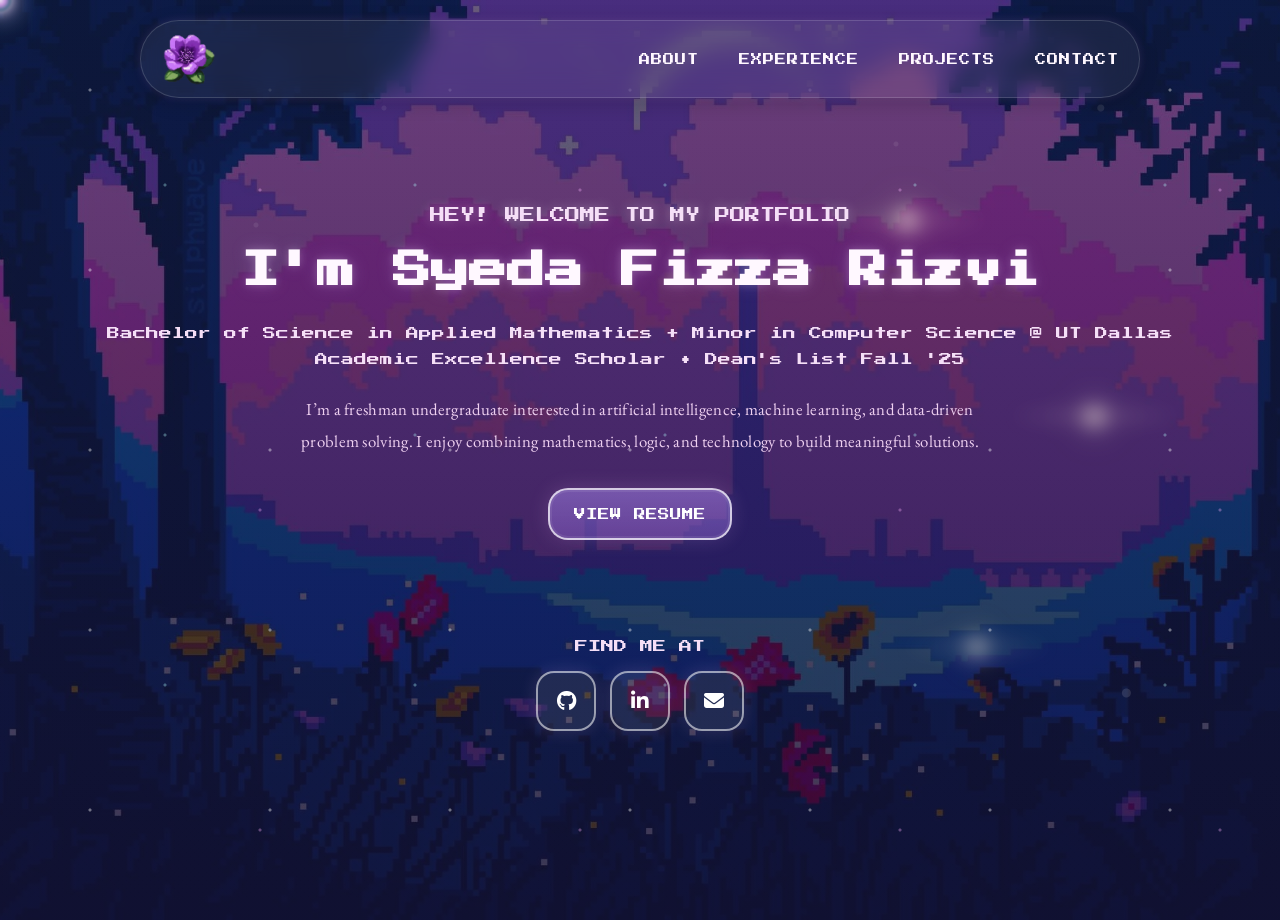
<file: index.html>
<!DOCTYPE html>
<html lang="en">
<head>
  <meta charset="UTF-8" />
  <meta name="viewport" content="width=device-width, initial-scale=1.0" />
  <title>Syeda Fizza Rizvi | Portfolio</title>
  <link rel="icon" type="image/png" href="favicon.png">
  <link rel="stylesheet" href="styles.css" />
  <link rel="preconnect" href="https://fonts.googleapis.com">
  <link rel="preconnect" href="https://fonts.gstatic.com" crossorigin>
  <link href="https://fonts.googleapis.com/css2?family=Inter:wght@400;500;600;700;800&family=Press+Start+2P&display=swap" rel="stylesheet">
  <link rel="stylesheet" href="https://cdnjs.cloudflare.com/ajax/libs/font-awesome/6.5.0/css/all.min.css">
  <link href="https://fonts.googleapis.com/css2?family=EB+Garamond:wght@400;500;600&display=swap" rel="stylesheet">
</head>
<body>
  <div class="sky"></div>
  <div class="stars"></div>
  <div class="scanlines"></div>
  <div class="cursor-trail"></div>

  <header class="topbar">
    <div class="brand">
  <img src="favicon.png" alt="logo">
</div>
    <nav>
  <a href="index.html">About</a>
  <a href="experience.html">Experience</a>
  <a href="projects.html">Projects</a>
  <a href="contact.html">Contact</a>
</nav>
  </header>

  <main class="hero">
    <div class="sun-glow sun-1"></div>
    <div class="sun-glow sun-2"></div>
    <div class="sun-glow sun-3"></div>

    <section class="hero-content full-width">
      <p class="pretitle">HEY! WELCOME TO MY PORTFOLIO</p>

      <h1 class="main-heading name-animate">I'm Syeda Fizza Rizvi</h1>

      <p class="subtitle">
        Bachelor of Science in Applied Mathematics + Minor in Computer Science @ UT Dallas<br />
        Academic Excellence Scholar • Dean's List Fall '25
      </p>

      <p class="description">
        I’m a freshman undergraduate interested in artificial intelligence,
        machine learning, and data-driven problem solving. I enjoy combining
        mathematics, logic, and technology to build meaningful solutions.
      </p>

      <div class="button-group">
        <a href="resume.pdf" target="_blank" class="btn btn-primary">VIEW RESUME</a>
    
      </div>

      <div class="social-section">
        <p>FIND ME AT</p>
        <div class="socials">
  <a href="https://github.com/fizzactrl" target="_blank" class="social-btn">
    <i class="fab fa-github"></i>
  </a>

  <a href="https://linkedin.com/in/sy3dafizza" target="_blank" class="social-btn">
    <i class="fab fa-linkedin-in"></i>
  </a>

  <a href="sy3dafizza@gmail.com" class="social-btn">
    <i class="fas fa-envelope"></i>
  </a>
</div>
      </div>
    </section>
    
  </main>



  <script>
  document.addEventListener("mousemove", (e) => {

   const sections = document.querySelectorAll("section");
  const navLinks = document.querySelectorAll("nav a");

  window.addEventListener("scroll", () => {
    let current = "";

    sections.forEach(section => {
      const sectionTop = section.offsetTop - 100;
      if (scrollY >= sectionTop) {
        current = section.getAttribute("id");
      }
    });

    navLinks.forEach(a => {
      a.classList.remove("active");
      if (a.getAttribute("href") === "#" + current) {
        a.classList.add("active");
      }
    });
  });

    const trail = document.createElement("div");
    trail.className = "trail";

    trail.style.left = e.clientX + "px";
    trail.style.top = e.clientY + "px";

    document.body.appendChild(trail);

    setTimeout(() => {
      trail.remove();
    }, 700);
  });
</script>
</body>
</html>
</file>
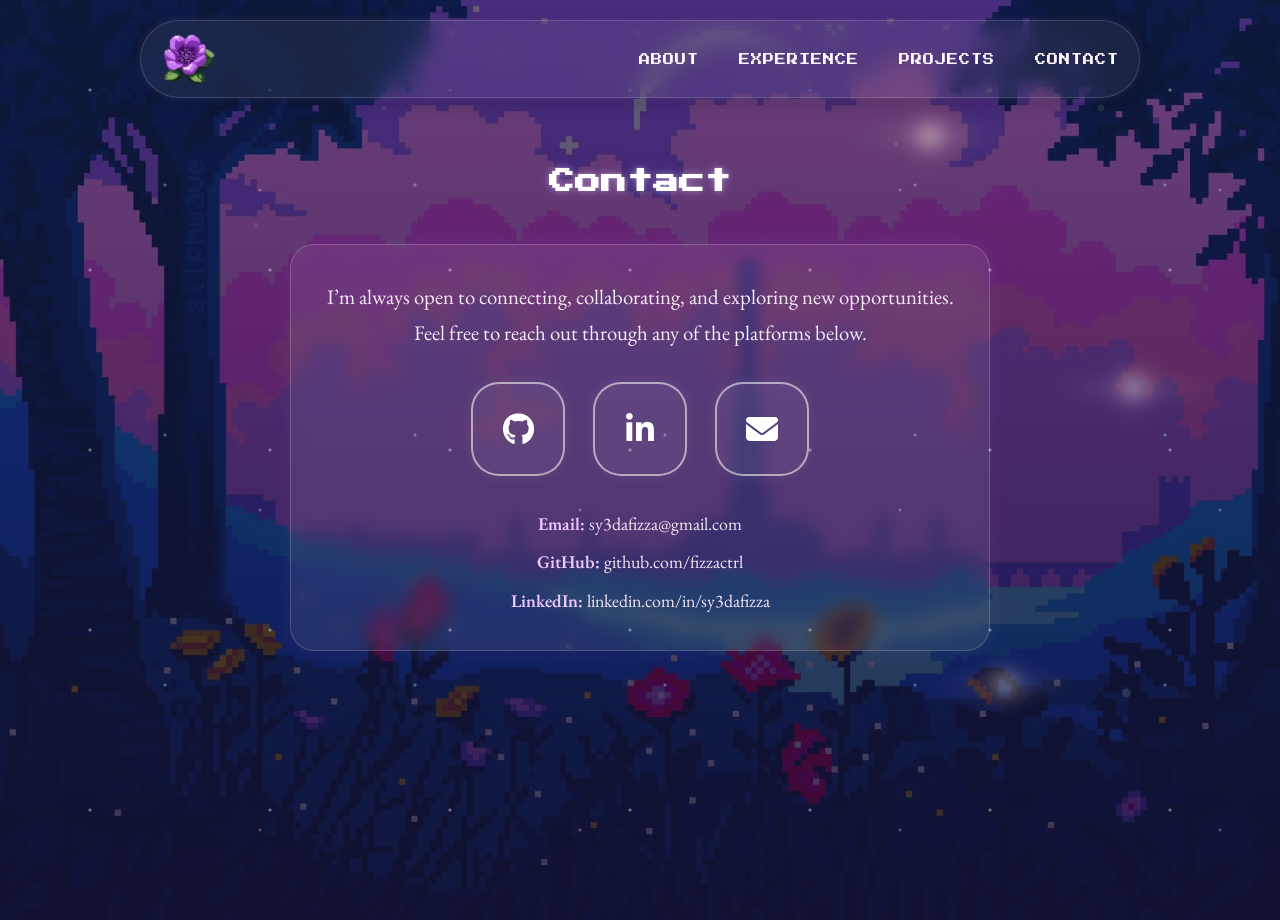
<file: contact.html>
<!DOCTYPE html>
<html lang="en">
<head>
  <meta charset="UTF-8" />
  <meta name="viewport" content="width=device-width, initial-scale=1.0" />
  <title>Contact | Syeda Fizza Rizvi</title>

  <link rel="icon" type="image/png" href="favicon.png">
  <link rel="stylesheet" href="styles.css">

  <link href="https://fonts.googleapis.com/css2?family=EB+Garamond:wght@400;500;600;700&family=Press+Start+2P&display=swap" rel="stylesheet">
  <link rel="stylesheet" href="https://cdnjs.cloudflare.com/ajax/libs/font-awesome/6.5.0/css/all.min.css">
</head>
<body>
    <div class="sky"></div>
<div class="stars"></div>
<div class="scanlines"></div>
<div class="sun-glow sun-1"></div>
<div class="sun-glow sun-2"></div>
<div class="sun-glow sun-3"></div>
  <header class="topbar">
    <div class="brand">
      <img src="favicon.png" alt="logo">
    </div>

    <nav>
      <a href="index.html">ABOUT</a>
      <a href="experience.html">EXPERIENCE</a>
      <a href="projects.html">PROJECTS</a>
      <a href="contact.html">CONTACT</a>
    </nav>
  </header>

  <section class="contact-wrapper">
    <h1 class="page-title">Contact</h1>

    <div class="contact-card fade-in fade-delay-1">
      <p class="contact-intro">
        I’m always open to connecting, collaborating, and exploring new opportunities.
        Feel free to reach out through any of the platforms below.
      </p>

      <div class="contact-icons">
        <a href="https://github.com/fizzactrl" target="_blank" class="contact-icon" aria-label="GitHub">
          <i class="fab fa-github"></i>
        </a>

        <a href="https://www.linkedin.com/in/sy3dafizza" target="_blank" class="contact-icon" aria-label="LinkedIn">
          <i class="fab fa-linkedin-in"></i>
        </a>

        <a href="mailto:sy3dafizza@gmail.com" class="contact-icon" aria-label="Email">
          <i class="fas fa-envelope"></i>
        </a>
      </div>

      <div class="contact-details">
        <p><span>Email:</span> sy3dafizza@gmail.com</p>
        <p><span>GitHub:</span> github.com/fizzactrl</p>
        <p><span>LinkedIn:</span> linkedin.com/in/sy3dafizza</p>
      </div>
    </div>
  </section>

  <script>
    const trails = [];

    document.addEventListener("mousemove", (e) => {
      const trail = document.createElement("div");
      trail.className = "trail";

      trail.x = e.clientX;
      trail.y = e.clientY;
      trail.life = 1;

      trail.style.left = trail.x + "px";
      trail.style.top = trail.y + "px";

      document.body.appendChild(trail);
      trails.push(trail);
    });

    function animate() {
      for (let i = 0; i < trails.length; i++) {
        const t = trails[i];

        t.life -= 0.03;

        if (t.life <= 0) {
          t.remove();
          trails.splice(i, 1);
          i--;
          continue;
        }

        t.style.opacity = t.life;
        t.style.transform = `translate(-50%, -50%) scale(${1 + (1 - t.life) * 1.5})`;
      }

      requestAnimationFrame(animate);
    }

    animate();
  </script>
</body>
</html>
</file>
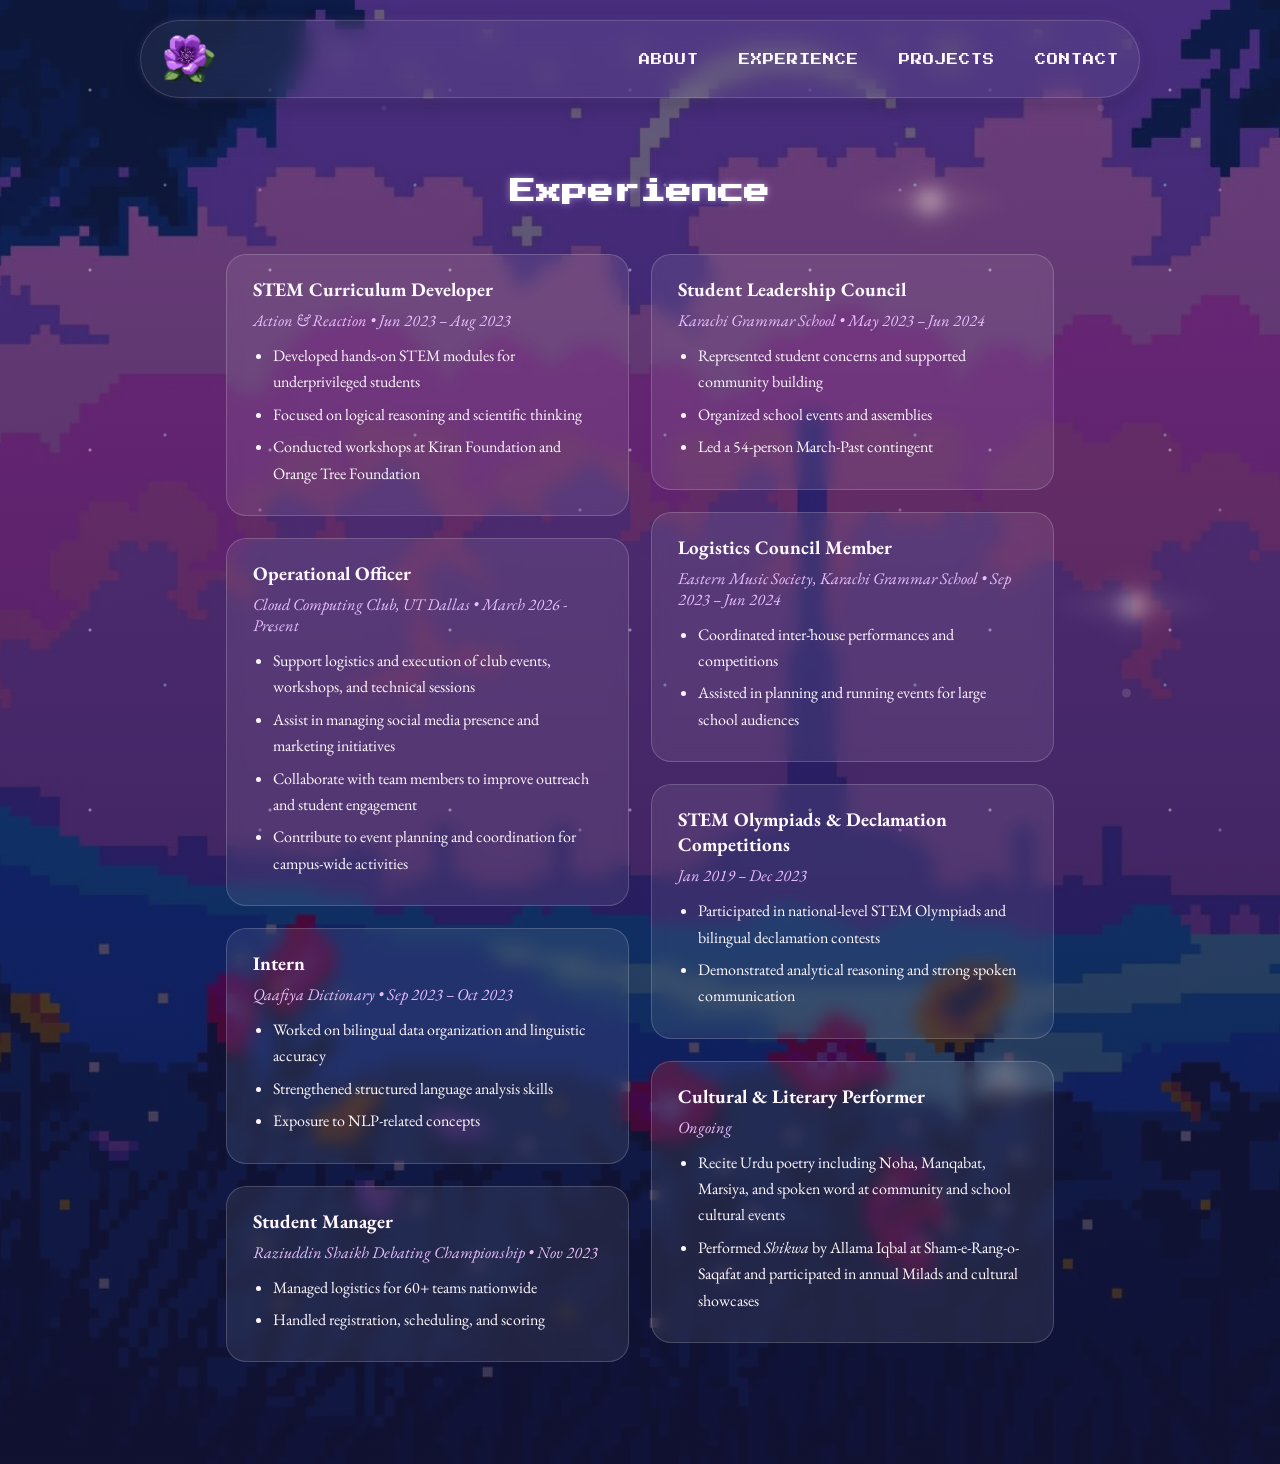
<file: experience.html>
<!DOCTYPE html>
<html lang="en">
<head>
  <meta charset="UTF-8">
  <meta name="viewport" content="width=device-width, initial-scale=1.0">
  <title>Experience | Syeda Fizza Rizvi</title>
  <link rel="icon" type="image/png" href="favicon.png">

  <link rel="stylesheet" href="styles.css">

  <!-- Fonts -->
  <link href="https://fonts.googleapis.com/css2?family=EB+Garamond:wght@400;500;600&family=Press+Start+2P&display=swap" rel="stylesheet">
</head>
<script>
  const trails = [];

  document.addEventListener("mousemove", (e) => {
    const trail = document.createElement("div");
    trail.className = "trail";

    trail.x = e.clientX;
    trail.y = e.clientY;
    trail.life = 1;

    trail.style.left = trail.x + "px";
    trail.style.top = trail.y + "px";

    document.body.appendChild(trail);
    trails.push(trail);
  });

  function animate() {
    for (let i = 0; i < trails.length; i++) {
      const t = trails[i];

      t.life -= 0.03;

      if (t.life <= 0) {
        t.remove();
        trails.splice(i, 1);
        i--;
        continue;
      }

      t.style.opacity = t.life;
      t.style.transform = `translate(-50%, -50%) scale(${1 + (1 - t.life) * 1.5})`;
    }

    requestAnimationFrame(animate);
  }

  animate();
</script>


<script>
  const cards = document.querySelectorAll(".experience-card");

  const observer = new IntersectionObserver((entries) => {
    entries.forEach((entry) => {
      if (entry.isIntersecting) {
        entry.target.classList.add("show-card");
      }
    });
  }, { threshold: 0.15 });

  cards.forEach((card) => observer.observe(card));
</script>
<body>
<div class="sky"></div>
<div class="stars"></div>
<div class="scanlines"></div>
<div class="sun-glow sun-1"></div>
<div class="sun-glow sun-2"></div>
<div class="sun-glow sun-3"></div>
  <!-- NAVBAR -->
  <header class="topbar">
    <div class="brand">
  <img src="favicon.png" alt="logo">
</div>
    <nav>
  <a href="index.html">About</a>
  <a href="experience.html">Experience</a>
  <a href="projects.html">Projects</a>
  <a href="contact.html">Contact</a>
</nav>
  </header>


  <!-- EXPERIENCE SECTION -->

<section class="experience-wrapper">
  <h1 class="page-title">Experience</h1>


  <section class="experience-section">


<div class="experience-card fade-in fade-delay-1">
  <h3>STEM Curriculum Developer</h3>
  <p class="org">Action &amp; Reaction • Jun 2023 – Aug 2023</p>
  <ul>
    <li>Developed hands-on STEM modules for underprivileged students</li>
    <li>Focused on logical reasoning and scientific thinking</li>
    <li>Conducted workshops at Kiran Foundation and Orange Tree Foundation</li>
  </ul>
</div>

<div class="experience-card fade-in fade-delay-3">
  <h3>Operational Officer</h3>
  <p class="org">Cloud Computing Club, UT Dallas • March 2026 - Present</p>
  <ul>
    <li>Support logistics and execution of club events, workshops, and technical sessions</li>
    <li>Assist in managing social media presence and marketing initiatives</li>
    <li>Collaborate with team members to improve outreach and student engagement</li>
    <li>Contribute to event planning and coordination for campus-wide activities</li>
  </ul>
</div>

<div class="experience-card fade-in fade-delay-5">
  <h3>Intern</h3>
  <p class="org">Qaafiya Dictionary • Sep 2023 – Oct 2023</p>
  <ul>
    <li>Worked on bilingual data organization and linguistic accuracy</li>
    <li>Strengthened structured language analysis skills</li>
    <li>Exposure to NLP-related concepts</li>
  </ul>
</div>


<div class="experience-card fade-in fade-delay-7">
  <h3>Student Manager</h3>
  <p class="org">Raziuddin Shaikh Debating Championship • Nov 2023</p>
  <ul>
    <li>Managed logistics for 60+ teams nationwide</li>
    <li>Handled registration, scheduling, and scoring</li>
  </ul>
</div>


<div class="experience-card fade-in fade-delay-2">
  <h3>Student Leadership Council</h3>
  <p class="org">Karachi Grammar School • May 2023 – Jun 2024</p>
  <ul>
    <li>Represented student concerns and supported community building</li>
    <li>Organized school events and assemblies</li>
    <li>Led a 54-person March-Past contingent</li>
  </ul>
</div>


<div class="experience-card fade-in fade-delay-4">
  <h3>Logistics Council Member</h3>
  <p class="org">Eastern Music Society, Karachi Grammar School • Sep 2023 – Jun 2024</p>
  <ul>
    <li>Coordinated inter-house performances and competitions</li>
    <li>Assisted in planning and running events for large school audiences</li>
  </ul>
</div>


<div class="experience-card fade-in fade-delay-6">
  <h3>STEM Olympiads &amp; Declamation Competitions</h3>
  <p class="org">Jan 2019 – Dec 2023</p>
  <ul>
    <li>Participated in national-level STEM Olympiads and bilingual declamation contests</li>
    <li>Demonstrated analytical reasoning and strong spoken communication</li>
  </ul>
</div>

<div class="experience-card fade-in fade-delay-8">
  <h3>Cultural &amp; Literary Performer</h3>
  <p class="org">Ongoing</p>
  <ul>
    <li>Recite Urdu poetry including Noha, Manqabat, Marsiya, and spoken word at community and school cultural events</li>
    <li>Performed <em>Shikwa</em> by Allama Iqbal at Sham-e-Rang-o-Saqafat and participated in annual Milads and cultural showcases</li>
  </ul>
</div>


  </section>

</body>
</html>
</file>
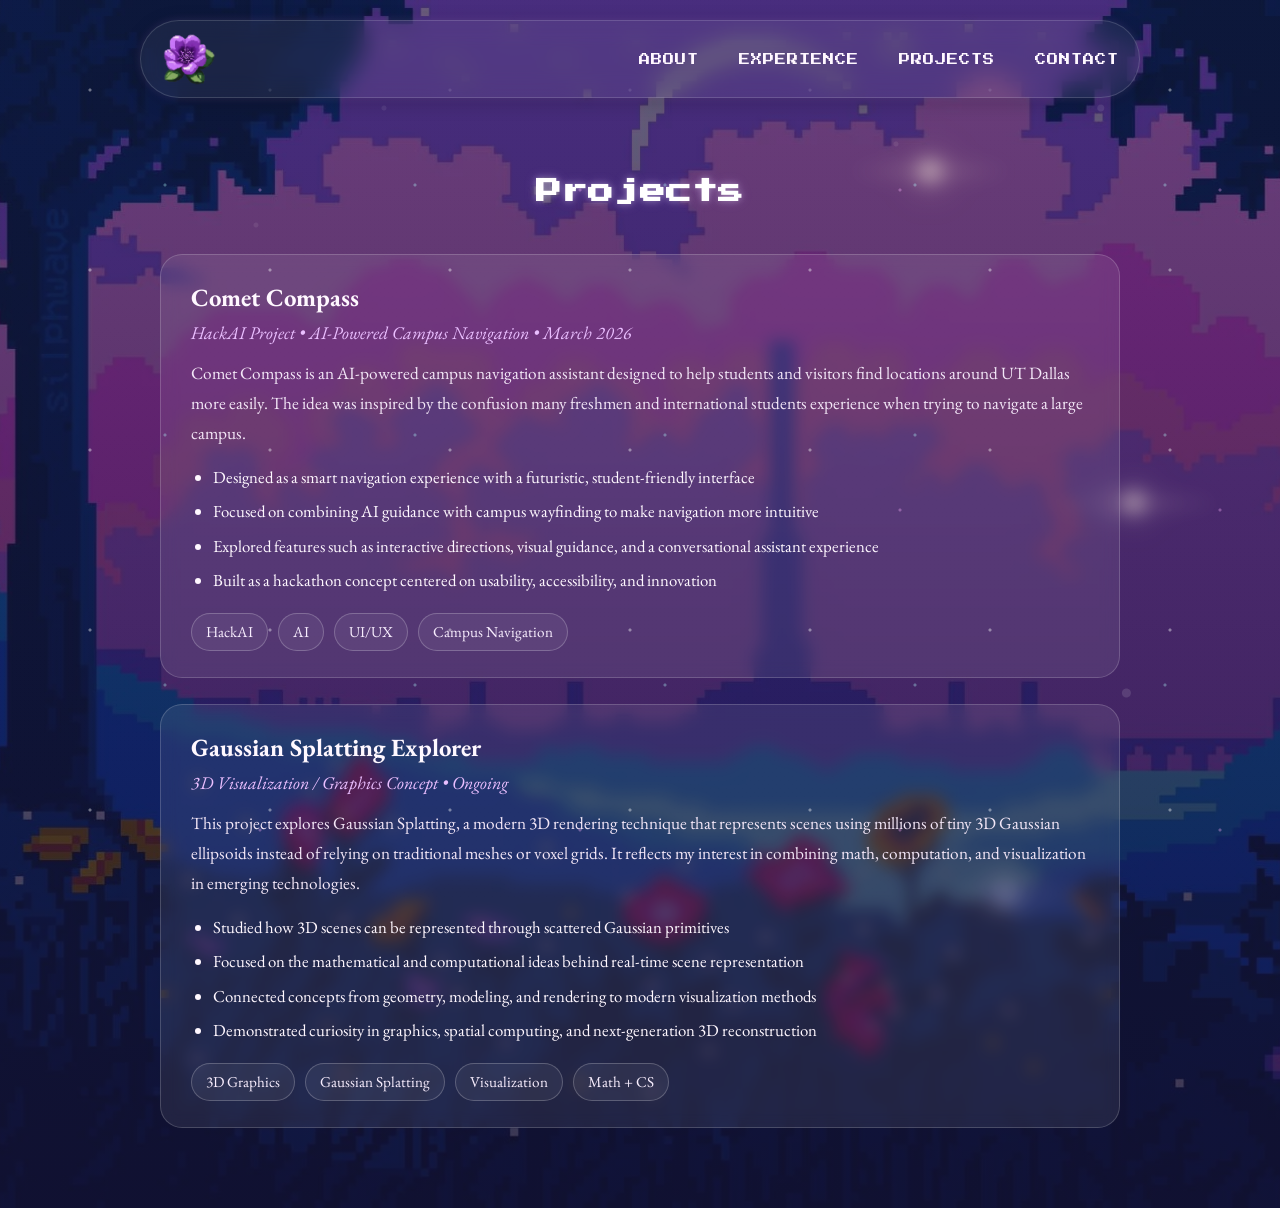
<file: projects.html>
<!DOCTYPE html>
<html lang="en">
<head>
  <meta charset="UTF-8" />
  <meta name="viewport" content="width=device-width, initial-scale=1.0" />
  <title>Projects | Syeda Fizza Rizvi</title>

  <link rel="stylesheet" href="styles.css" />
  <link rel="icon" type="image/png" href="favicon.png">

  <link href="https://fonts.googleapis.com/css2?family=EB+Garamond:wght@400;500;600;700&family=Press+Start+2P&display=swap" rel="stylesheet">
</head>
<body>
    <div class="sky"></div>
<div class="stars"></div>
<div class="scanlines"></div>
<div class="sun-glow sun-1"></div>
<div class="sun-glow sun-2"></div>
<div class="sun-glow sun-3"></div>
  <header class="topbar">
    <div class="brand">
      <img src="favicon.png" alt="logo">
    </div>

    <nav>
      <a href="index.html">ABOUT</a>
      <a href="experience.html">EXPERIENCE</a>
      <a href="projects.html">PROJECTS</a>
      <a href="contact.html">CONTACT</a>
    </nav>
  </header>

  <section class="projects-wrapper">
    <h1 class="page-title">Projects</h1>

    <div class="projects-section">
      <div class="project-card fade-in fade-delay-1">
        <h3>Comet Compass</h3>
        <p class="project-org">HackAI Project • AI-Powered Campus Navigation • March 2026</p>

        <p class="project-desc">
          Comet Compass is an AI-powered campus navigation assistant designed to help students and visitors find locations around UT Dallas more easily. The idea was inspired by the confusion many freshmen and international students experience when trying to navigate a large campus.
        </p>

        <ul>
          <li>Designed as a smart navigation experience with a futuristic, student-friendly interface</li>
          <li>Focused on combining AI guidance with campus wayfinding to make navigation more intuitive</li>
          <li>Explored features such as interactive directions, visual guidance, and a conversational assistant experience</li>
          <li>Built as a hackathon concept centered on usability, accessibility, and innovation</li>
        </ul>

        <div class="project-tags">
          <span>HackAI</span>
          <span>AI</span>
          <span>UI/UX</span>
          <span>Campus Navigation</span>
        </div>
      </div>

      <div class="project-card fade-in fade-delay-2">
        <h3>Gaussian Splatting Explorer</h3>
        <p class="project-org">3D Visualization / Graphics Concept • Ongoing</p>

        <p class="project-desc">
          This project explores Gaussian Splatting, a modern 3D rendering technique that represents scenes using millions of tiny 3D Gaussian ellipsoids instead of relying on traditional meshes or voxel grids. It reflects my interest in combining math, computation, and visualization in emerging technologies.
        </p>

        <ul>
          <li>Studied how 3D scenes can be represented through scattered Gaussian primitives</li>
          <li>Focused on the mathematical and computational ideas behind real-time scene representation</li>
          <li>Connected concepts from geometry, modeling, and rendering to modern visualization methods</li>
          <li>Demonstrated curiosity in graphics, spatial computing, and next-generation 3D reconstruction</li>
        </ul>

        <div class="project-tags">
          <span>3D Graphics</span>
          <span>Gaussian Splatting</span>
          <span>Visualization</span>
          <span>Math + CS</span>
        </div>
      </div>
    </div>
  </section>

  <script>
    const trails = [];

    document.addEventListener("mousemove", (e) => {
      const trail = document.createElement("div");
      trail.className = "trail";

      trail.x = e.clientX;
      trail.y = e.clientY;
      trail.life = 1;

      trail.style.left = trail.x + "px";
      trail.style.top = trail.y + "px";

      document.body.appendChild(trail);
      trails.push(trail);
    });

    function animate() {
      for (let i = 0; i < trails.length; i++) {
        const t = trails[i];

        t.life -= 0.03;

        if (t.life <= 0) {
          t.remove();
          trails.splice(i, 1);
          i--;
          continue;
        }

        t.style.opacity = t.life;
        t.style.transform = `translate(-50%, -50%) scale(${1 + (1 - t.life) * 1.5})`;
      }

      requestAnimationFrame(animate);
    }

    animate();
  </script>
</body>
</html>
</file>
<file: styles.css>
* {
  margin: 0;
  padding: 0;
  box-sizing: border-box;
}

* {
  box-sizing: border-box;
}

html {
  scroll-behavior: smooth;
}

body {
  -webkit-font-smoothing: antialiased;
  -moz-osx-font-smoothing: grayscale;
}

:root {
  --bg-top: #5f1f8d;
  --bg-mid: #8f3fa8;
  --bg-low: #d98cc1;
  --bg-bottom: #f2c2d3;

  --dark-1: #241437;
  --dark-2: #34204b;
  --dark-3: #4b2c68;

  --neon-pink: #f2a7ff;
  --neon-lavender: #c896ff;
  --neon-blue: #94f1ff;
  --neon-white: #fff8ff;

  --text-main: #fff8ff;
  --text-soft: #f5dff7;
  --text-muted: #eed0f0;

  --glass: rgba(54, 26, 77, 0.35);
  --glass-border: rgba(255, 255, 255, 0.16);
}

body {
  min-height: 100vh;
  overflow-x: hidden;
  position: relative;
  color: var(--text-main);
  font-family: "Inter", sans-serif;
 background:
  linear-gradient(rgba(20, 10, 40, 0.6), rgba(20, 10, 40, 0.8)),
  url("background.jpg") no-repeat center center/cover;
  cursor: none;
}

html {
  scroll-behavior: smooth;
}

.social-btn i {
  font-size: 20px;
}

.experience-card,
.project-card,
.contact-card {
  background: rgba(255, 255, 255, 0.07);
  border: 1px solid rgba(255, 255, 255, 0.14);
  backdrop-filter: blur(10px);
  -webkit-backdrop-filter: blur(10px);
  transition: transform 0.35s cubic-bezier(0.22, 1, 0.36, 1),
              box-shadow 0.35s cubic-bezier(0.22, 1, 0.36, 1),
              border-color 0.35s ease;
}

.experience-card:hover,
.project-card:hover,
.contact-card:hover {
  transform: translateY(-5px);
  border-color: rgba(255, 255, 255, 0.22);
  box-shadow: 0 14px 34px rgba(0, 0, 0, 0.18),
              0 0 18px rgba(200, 150, 255, 0.12);
}

.fade-in {
  opacity: 0;
  transform: translateY(18px);
  animation: smoothFadeUp 0.8s cubic-bezier(0.22, 1, 0.36, 1) forwards;
}

.fade-delay-1 { animation-delay: 0.08s; }
.fade-delay-2 { animation-delay: 0.16s; }
.fade-delay-3 { animation-delay: 0.24s; }
.fade-delay-4 { animation-delay: 0.32s; }
.fade-delay-5 { animation-delay: 0.40s; }
.fade-delay-6 { animation-delay: 0.48s; }
.fade-delay-7 { animation-delay: 0.56s; }
.fade-delay-8 { animation-delay: 0.64s; }

@keyframes smoothFadeUp {
  to {
    opacity: 1;
    transform: translateY(0);
  }
}
/* cursor trail */
.cursor-trail {
  position: fixed;
  width: 22px;
  height: 22px;
  border-radius: 50%;
  pointer-events: none;
  z-index: 9999;
  left: 0;
  top: 0;
  transform: translate(-50%, -50%);
  background: radial-gradient(circle, rgba(255,255,255,0.95) 0%, rgba(242,167,255,0.8) 35%, rgba(148,241,255,0.35) 65%, transparent 100%);
  box-shadow:
    0 0 12px rgba(255,255,255,0.9),
    0 0 24px rgba(242,167,255,0.7),
    0 0 42px rgba(148,241,255,0.45);
  filter: blur(1px);
}

.cursor-trail::after {
  content: "";
  position: absolute;
  width: 70px;
  height: 70px;
  left: 50%;
  top: 50%;
  transform: translate(-50%, -50%);
  border-radius: 50%;
  background: radial-gradient(circle, rgba(242,167,255,0.22), rgba(148,241,255,0.08), transparent 70%);
  filter: blur(10px);
}

.sky {
  position: fixed;
  inset: 0;
  background:
    radial-gradient(circle at 20% 25%, rgba(255,255,255,0.08) 0 2px, transparent 3px),
    radial-gradient(circle at 70% 16%, rgba(255,255,255,0.08) 0 2px, transparent 3px),
    radial-gradient(circle at 86% 12%, rgba(255,255,255,0.10) 0 3px, transparent 4px),
    radial-gradient(circle at 88% 77%, rgba(255,255,255,0.12) 0 4px, transparent 5px),
    radial-gradient(circle at 30% 12%, rgba(255,255,255,0.08) 0 2px, transparent 3px);
  pointer-events: none;
  z-index: 0;
}

.stars {
  position: fixed;
  inset: 0;
  pointer-events: none;
  z-index: 1;
}

.stars::before,
.stars::after {
  content: "";
  position: absolute;
  inset: 0;
  background-image:
    radial-gradient(circle, rgba(255,255,255,0.65) 0 1px, transparent 2px),
    radial-gradient(circle, rgba(180,255,255,0.55) 0 1px, transparent 2px),
    radial-gradient(circle, rgba(255,180,255,0.55) 0 1px, transparent 2px);
  background-size: 180px 180px, 250px 250px, 320px 320px;
  background-position: 0 0, 40px 60px, 100px 30px;
  opacity: 0.35;
}

.scanlines {
  position: fixed;
  inset: 0;
  background: repeating-linear-gradient(
    to bottom,
    rgba(255,255,255,0.02) 0px,
    rgba(255,255,255,0.02) 1px,
    transparent 2px,
    transparent 4px
  );
  pointer-events: none;
  z-index: 9;
  opacity: 0.18;
}

.experience-wrapper {
  width: min(980px, 88%);
  margin: 0 auto;
  padding: 80px 20px;
}

.experience-section {
  column-count: 2;
  column-gap: 22px;
  width: min(980px, 88%);
  margin: 0 auto;
}

.experience-card {
  display: inline-block;
  width: 100%;
  margin: 0 0 22px;
  padding: 22px 26px;
  border-radius: 20px;
  background: rgba(255,255,255,0.08);
  border: 1px solid rgba(255,255,255,0.18);
  backdrop-filter: blur(8px);
  text-align: left;
  font-family: "EB Garamond", serif;

  break-inside: avoid;
  -webkit-column-break-inside: avoid;
  page-break-inside: avoid;
}



.experience-card:hover {
  transform: translateY(-6px);
  box-shadow: 0 0 18px rgba(200,150,255,0.22);
}

.experience-card h3 {
  font-family: "EB Garamond", serif;
  font-size: 1.2rem;
  margin-bottom: 8px;
}

.org {
  font-family: "EB Garamond", serif;
  font-size: 1.02rem;
  font-style: italic;
  color: #eabfff;
  margin-bottom: 12px;
}

.experience-card ul {
  padding-left: 20px;
}

.experience-card li {
  font-family: "EB Garamond", serif;
  font-size: 1rem;
  line-height: 1.65;
  margin-bottom: 6px;
}

@media (max-width: 900px) {
 .experience-section {
    column-count: 1;
  }

  .experience-card {
    max-width: 520px;
  }
}

.contact-wrapper {
  width: min(900px, 90%);
  margin: 0 auto;
  padding: 70px 20px 40px;
  text-align: center;
}

.contact-card {
  max-width: 700px;
  margin: 0 auto;
  padding: 34px 30px;
  border-radius: 24px;
  background: rgba(255, 255, 255, 0.08);
  border: 1px solid rgba(255, 255, 255, 0.18);
  backdrop-filter: blur(8px);
  box-shadow: 0 0 20px rgba(200, 150, 255, 0.08);
}

.contact-intro {
  font-family: "EB Garamond", serif;
  font-size: 1.3rem;
  line-height: 1.75;
  color: #f7ebfa;
  margin-bottom: 30px;
}

.contact-icons {
  display: flex;
  justify-content: center;
  gap: 28px;
  flex-wrap: wrap;
  margin-bottom: 34px;
}

.contact-icon {
  width: 94px;
  height: 94px;
  border-radius: 28px;
  display: flex;
  align-items: center;
  justify-content: center;
  text-decoration: none;
  color: white;
  font-size: 2rem;
  background: rgba(255, 255, 255, 0.06);
  border: 2px solid rgba(255, 255, 255, 0.55);
  box-shadow: 0 0 14px rgba(255, 255, 255, 0.08);
  transition: transform 0.25s ease, box-shadow 0.25s ease, border-color 0.25s ease;
}

.contact-icon:hover {
  transform: translateY(-6px) scale(1.05);
  border-color: rgba(200, 150, 255, 0.8);
  box-shadow:
    0 0 16px rgba(200, 150, 255, 0.25),
    0 0 28px rgba(148, 241, 255, 0.16);
}

.contact-details {
  display: flex;
  flex-direction: column;
  gap: 10px;
}

.contact-details p {
  font-family: "EB Garamond", serif;
  font-size: 1.12rem;
  color: #f3e5f7;
  line-height: 1.6;
}

.contact-details span {
  color: #f0c8ff;
  font-weight: 600;
}

@media (max-width: 700px) {
  .contact-card {
    padding: 28px 20px;
  }

  .contact-intro {
    font-size: 1.15rem;
  }

  .contact-icon {
    width: 78px;
    height: 78px;
    font-size: 1.7rem;
    border-radius: 24px;
  }

  .contact-details p {
    font-size: 1rem;
  }
}

.page-title {
 font-family: "Press Start 2P", cursive;
  font-size: 1.6rem;
  text-align: center;
  margin-bottom: 50px;
  color: #fff;
  text-shadow:
    0 0 6px rgba(255,255,255,0.3),
    0 0 12px rgba(200,150,255,0.3);


}

.projects-wrapper {
  width: min(1000px, 90%);
  margin: 0 auto;
  padding: 80px 20px;
}

.projects-section {
  display: flex;
  flex-direction: column;
  gap: 26px;
}

.project-card {
  width: 100%;
  padding: 26px 30px;
  border-radius: 22px;
  background: rgba(255,255,255,0.08);
  border: 1px solid rgba(255,255,255,0.18);
  backdrop-filter: blur(8px);
  text-align: left;
  font-family: "EB Garamond", serif;
  transition: transform 0.25s ease, box-shadow 0.25s ease;
}

.project-card:hover {
  transform: translateY(-6px);
  box-shadow: 0 0 18px rgba(200,150,255,0.22);
}

.project-card h3 {
  font-family: "EB Garamond", serif;
  font-size: 1.55rem;
  margin-bottom: 8px;
}

.project-org {
  font-family: "EB Garamond", serif;
  font-size: 1.12rem;
  font-style: italic;
  color: #eabfff;
  margin-bottom: 14px;
}

.project-desc {
  font-family: "EB Garamond", serif;
  font-size: 1.08rem;
  line-height: 1.75;
  color: #f3e7f7;
  margin-bottom: 14px;
}

.project-card ul {
  padding-left: 22px;
  margin-bottom: 18px;
}

.project-card li {
  font-family: "EB Garamond", serif;
  font-size: 1.05rem;
  line-height: 1.7;
  margin-bottom: 6px;
}

.project-tags {
  display: flex;
  flex-wrap: wrap;
  gap: 10px;
}

.project-tags span {
  padding: 8px 14px;
  border-radius: 999px;
  border: 1px solid rgba(255,255,255,0.22);
  background: rgba(255,255,255,0.06);
  font-family: "EB Garamond", serif;
  font-size: 0.95rem;
  color: #f8eefe;
}

/* navbar */
.topbar {
  position: relative;
  z-index: 10;
  width: min(1180px, 92%);
  margin: 24px auto 0;
  padding: 18px 24px;
  display: flex;
  justify-content: space-between;
  align-items: center;
  border-radius: 999px;
  background: rgba(41, 18, 63, 0.35);
  border: 1px solid var(--glass-border);
  backdrop-filter: blur(8px);
  box-shadow: 0 0 22px rgba(255, 180, 255, 0.12);
}

.brand {
  width: 56px;
  height: auto;
  border: none !important;
  border-radius: 0 !important;
  overflow: visible !important;
  box-shadow: none !important;
  background: transparent !important;
  animation: none !important;
}

.brand:hover {
  
transform: translateY(-6px) scale(1.08);
  box-shadow: none !important;
}

.brand img {
  width: 100%;
  height: auto;
  object-fit: contain;
  display: block;
  background: transparent !important;
  box-shadow: none !important;
  filter: none !important;
  animation: none !important;
}

.brand:hover img {
  transform: none !important;
  filter: none !important;
  box-shadow: none !important;
}
.topbar {
  position: relative;
  z-index: 10;
  width: min(1000px, 90%);
  margin: 20px auto 0;
  padding: 10px 20px;

  display: flex;
  justify-content: space-between;
  align-items: center;

  /* sleek glass look */
  background: rgba(255, 255, 255, 0.06);
  border: 1px solid rgba(255, 255, 255, 0.15);

  border-radius: 999px;   /* pill shape */

  backdrop-filter: blur(12px);

  box-shadow:
    0 4px 20px rgba(0,0,0,0.2),
    0 0 10px rgba(200,150,255,0.15);
}

.topbar nav {
  display: flex;
  gap: 40px;   /* increase spacing */
  align-items: center;
}

.topbar nav a {
  position: relative;
  color: var(--text-main);
  text-decoration: none;

  font-family: "Press Start 2P", cursive;
  font-size: 0.7rem;   /* IMPORTANT: pixel fonts need smaller size */
  letter-spacing: 1px;
  text-transform: uppercase;

  transition: all 0.3s ease;
}

.topbar nav a.active {
  color: #94f1ff;
  text-shadow:
    0 0 12px rgba(148,241,255,0.8),
    0 0 24px rgba(200,150,255,0.4);
}

/* hover effect */
.topbar nav a:hover {
  color: var(--neon-blue);
  transform: translateY(-2px);
  text-shadow:
    0 0 10px rgba(148,241,255,0.6),
    0 0 20px rgba(200,150,255,0.3);
}

/* underline glow animation */
.topbar nav a::after {
  content: "";
  position: absolute;
  left: 0;
  bottom: -6px;
  width: 0%;
  height: 2px;
  background: linear-gradient(90deg, #c896ff, #94f1ff);
  transition: width 0.3s ease;
}

.topbar nav a:hover::after {
  width: 100%;
}

/* hero */
.hero {
  position: relative;
  z-index: 10;
  width: min(1180px, 92%);
  min-height: 78vh;
  margin: 30px auto 0;
  display: block;
}

.hero-content {
  text-align: center;
  padding: 80px 10px 20px;
}

.full-width {
  width: 100%;
}

.pretitle {
  font-family: "Press Start 2P", cursive;
  font-size: clamp(0.7rem, 1.2vw, 0.95rem);
  color: var(--text-soft);
  margin-bottom: 24px;
  text-shadow: 0 0 12px rgba(255,255,255,0.32);
}

.main-heading {
  font-family: "Press Start 2P", cursive;
  line-height: 1.25;
  font-size: clamp(1.2rem, 3vw, 2.6rem);
  margin-bottom: 26px;
  color: var(--neon-white);
  text-shadow:
    0 0 8px rgba(255,255,255,0.18),
    0 0 20px rgba(255,190,255,0.18);
  white-space: nowrap;
}

.subtitle {
  font-family: "Press Start 2P", cursive;
  font-size: clamp(0.62rem, 1vw, 0.88rem);
  line-height: 2;
  color: var(--text-soft);
  margin-bottom: 22px;
}

.description {
  max-width: 680px;
  margin: 0 auto 30px;
  font-size: 1.05rem;
  line-height: 1.9;
  color: var(--text-muted);

  font-family: "EB Garamond", serif;
  letter-spacing: 0.3px;
}

.button-group {
  display: flex;
  justify-content: center;
  gap: 16px;
  flex-wrap: wrap;
  margin-bottom: 100px;
}

.btn {
  font-family: "Press Start 2P", cursive;
  font-size: 0.72rem;
  text-decoration: none;
  padding: 18px 24px;
  border-radius: 20px;
  transition: transform 0.22s ease, box-shadow 0.22s ease, background 0.22s ease;
  border: 2px solid rgba(255,255,255,0.72);
  box-shadow:
    0 0 0 2px rgba(255,255,255,0.08) inset,
    0 0 20px rgba(255, 185, 255, 0.15);
}

.btn:hover {
  transform: translateY(-5px) scale(1.04);
}

.btn-primary {
  background: linear-gradient(180deg, rgba(177,145,255,0.45), rgba(129,89,192,0.55));
  color: white;
}

.btn-primary:hover {
  box-shadow:
    0 0 0 2px rgba(255,255,255,0.08) inset,
    0 0 26px rgba(200,150,255,0.42);
}

.btn-secondary {
  background: linear-gradient(180deg, rgba(177,145,255,0.45), rgba(129,89,192,0.55));
  color: white;
}

.btn-secondary:hover {
  box-shadow:
    0 0 0 2px rgba(255,255,255,0.08) inset,
    0 0 24px rgba(148,241,255,0.34);
}

.social-section p {
  font-family: "Press Start 2P", cursive;
  font-size: 0.82rem;
  margin-bottom: 18px;
  color: var(--text-soft);
}

.socials {
  display: flex;
  justify-content: center;
  gap: 14px;
  flex-wrap: wrap;
}

.social-btn {
  width: 60px;
  height: 60px;
  border-radius: 18px;
  display: grid;
  place-items: center;
  text-decoration: none;
  color: white;
  font-family: "Press Start 2P", cursive;
  font-size: 0.78rem;
  background: rgba(255,255,255,0.08);
  border: 2px solid rgba(255,255,255,0.55);
  box-shadow: 0 0 18px rgba(255, 190, 255, 0.14);
  transition: 0.22s ease;
}

.social-btn:hover {
  transform: translateY(-6px) scale(1.06);
  box-shadow: 0 0 26px rgba(148,241,255,0.34);
}

/* stats */
.stats {
  position: relative;
  z-index: 10;
  width: min(1180px, 92%);
  margin: 10px auto 180px;
  display: grid;
  grid-template-columns: repeat(3, 1fr);
  gap: 18px;
}

.stat-box {
  padding: 26px 22px;
  border-radius: 28px;
  background: rgba(46, 19, 66, 0.35);
  border: 1px solid rgba(255,255,255,0.12);
  backdrop-filter: blur(8px);
  transition: 0.22s ease;
}

.stat-box:hover {
  transform: translateY(-6px);
  box-shadow: 0 0 24px rgba(255, 185, 255, 0.14);
}

.stat-box h3 {
  font-family: "Press Start 2P", cursive;
  font-size: 1.2rem;
  margin-bottom: 14px;
  color: var(--neon-blue);
}

.stat-box p {
  color: var(--text-soft);
  line-height: 1.8;
}

/* glowing suns */
.sun-glow {
  position: absolute;
  border-radius: 50%;
  filter: blur(10px);
  pointer-events: none;
}

.sun-glow::before,
.sun-glow::after {
  content: "";
  position: absolute;
  inset: 50%;
  transform: translate(-50%, -50%);
}

.sun-1 {
  width: 16px;
  height: 16px;
  top: 12%;
  left: 72%;
  background: rgba(255,245,225,0.92);
  box-shadow:
    0 0 24px rgba(255,245,225,0.85),
    0 0 52px rgba(255,190,180,0.46);
}

.sun-1::before {
  width: 160px;
  height: 3px;
  background: linear-gradient(to right, transparent, rgba(255,235,215,0.8), transparent);
}

.sun-2 {
  width: 15px;
  height: 15px;
  top: 40%;
  left: 88%;
  background: rgba(255,245,225,0.9);
  box-shadow:
    0 0 22px rgba(255,245,225,0.8),
    0 0 48px rgba(255,220,200,0.4);
}

.sun-2::before {
  width: 170px;
  height: 3px;
  background: linear-gradient(to right, transparent, rgba(255,230,220,0.75), transparent);
}

.sun-3 {
  width: 14px;
  height: 14px;
  top: 73%;
  left: 78%;
  background: rgba(255,245,225,0.9);
  box-shadow:
    0 0 20px rgba(255,245,225,0.7),
    0 0 42px rgba(255,220,220,0.35);
}

.sun-3::before {
  width: 150px;
  height: 3px;
  background: linear-gradient(to right, transparent, rgba(255,230,220,0.7), transparent);
}

/* cyberpunk city */
.city,
.platforms {
  position: fixed;
  left: 0;
  width: 100%;
  pointer-events: none;
}

.city-back {
  bottom: 135px;
  height: 220px;
  z-index: 2;
  opacity: 0.36;
  background:
    linear-gradient(to top, rgba(255,255,255,0.12), transparent 40%),
    repeating-linear-gradient(
      to right,
      transparent 0 6%,
      rgba(60, 30, 90, 0.45) 6% 9%,
      transparent 9% 13%
    );
  clip-path: polygon(
    0% 100%, 0% 72%, 5% 72%, 5% 50%, 8% 50%, 8% 80%, 13% 80%, 13% 60%, 16% 60%, 16% 70%,
    21% 70%, 21% 45%, 25% 45%, 25% 68%, 30% 68%, 30% 40%, 34% 40%, 34% 76%, 40% 76%,
    40% 58%, 44% 58%, 44% 68%, 50% 68%, 50% 52%, 56% 52%, 56% 78%, 62% 78%, 62% 49%,
    66% 49%, 66% 70%, 72% 70%, 72% 56%, 76% 56%, 76% 76%, 82% 76%, 82% 50%, 87% 50%,
    87% 72%, 92% 72%, 92% 44%, 96% 44%, 96% 100%
  );
}

.city-front {
  bottom: 0;
  height: 255px;
  z-index: 3;
  background:
    linear-gradient(to top, rgba(32, 15, 48, 0.96), rgba(50, 25, 74, 0.95)),
    linear-gradient(to top, rgba(255,255,255,0.02), transparent 70%);
  clip-path: polygon(
    0% 100%, 0% 62%, 4% 62%, 4% 28%, 7% 28%, 7% 86%, 11% 86%, 11% 68%, 15% 68%, 15% 82%,
    20% 82%, 20% 18%, 24% 18%, 24% 90%, 29% 90%, 29% 13%, 33% 13%, 33% 76%, 37% 76%,
    37% 8%, 43% 8%, 43% 86%, 48% 86%, 48% 70%, 52% 70%, 52% 35%, 57% 35%, 57% 90%,
    63% 90%, 63% 52%, 68% 52%, 68% 82%, 73% 82%, 73% 33%, 79% 33%, 79% 88%, 84% 88%,
    84% 62%, 89% 62%, 89% 78%, 94% 78%, 94% 58%, 98% 58%, 98% 100%
  );
}

.city-front::before,
.city-front::after,
.city-back::before {
  content: "";
  position: absolute;
  inset: 0;
  background-image:
    linear-gradient(rgba(148,241,255,0.85), rgba(148,241,255,0.85)),
    linear-gradient(rgba(148,241,255,0.75), rgba(148,241,255,0.75)),
    linear-gradient(rgba(148,241,255,0.75), rgba(148,241,255,0.75)),
    linear-gradient(rgba(148,241,255,0.72), rgba(148,241,255,0.72));
  background-size: 2px 10px, 2px 12px, 2px 8px, 2px 11px;
  background-repeat: repeat-y;
  background-position: 12% 28%, 24% 16%, 43% 20%, 80% 22%;
  opacity: 0.38;
  filter: drop-shadow(0 0 4px rgba(148,241,255,0.45));
}

.platforms {
  bottom: 98px;
  height: 170px;
  z-index: 4;
}

.platforms::before,
.platforms::after {
  content: "";
  position: absolute;
  background: #3f2559;
  box-shadow: 0 0 12px rgba(255, 180, 255, 0.08);
}

.platforms::before {
  width: 38%;
  height: 8px;
  left: 30%;
  top: 48px;
}

.platforms::after {
  width: 23%;
  height: 8px;
  right: 0;
  top: 126px;
}

@media (max-width: 980px) {
  .stats {
    grid-template-columns: 1fr;
    margin-bottom: 210px;
  }

  .main-heading {
    white-space: normal;
    font-size: clamp(1.1rem, 5vw, 2rem);
  }
}

@media (max-width: 680px) {
  body {
    cursor: auto;
  }

  .cursor-trail {
    display: none;
  }

  .topbar {
    flex-direction: column;
    gap: 14px;
    border-radius: 30px;
  }

  .topbar nav {
    justify-content: center;
    gap: 14px;
  }

  .subtitle {
    line-height: 1.9;
  }

  .description {
    font-size: 0.95rem;
  }

  .btn {
    width: 100%;
    justify-content: center;
  }

  .button-group {
    flex-direction: column;
  }

  .socials {
    justify-content: center;
  }

  .social-btn {
    width: 54px;
    height: 54px;
    font-size: 0.68rem;
  }

  .platforms,
  .city-back,
  .city-front {
    transform: scale(1.1);
    transform-origin: bottom center;
  }
}

.trail {
  position: fixed;
  width: 6px;          /* smaller */
  height: 6px;
  border-radius: 50%;
  pointer-events: none;
  z-index: 9999;

  background: radial-gradient(circle, rgba(255,255,255,0.9), rgba(242,167,255,0.5), transparent);

  box-shadow:
    0 0 6px rgba(255,255,255,0.6),
    0 0 12px rgba(242,167,255,0.4);

  transform: translate(-50%, -50%);
  animation: fadeOut 0.6s ease-out forwards;
}

.name-animate {
  opacity: 0;
  transform: translateY(20px) scale(0.98);
  animation: nameReveal 1.2s cubic-bezier(0.22, 1, 0.36, 1) forwards,
             nameGlow 2.8s ease-in-out 1.2s infinite;
}

@keyframes nameReveal {
  0% {
    opacity: 0;
    transform: translateY(20px) scale(0.98);
    text-shadow: 0 0 0 rgba(255,255,255,0);
  }
  100% {
    opacity: 1;
    transform: translateY(0) scale(1);
    text-shadow:
      0 0 8px rgba(255,255,255,0.2),
      0 0 18px rgba(200,150,255,0.22);
  }
}

@keyframes nameGlow {
  0%, 100% {
    text-shadow:
      0 0 8px rgba(255,255,255,0.18),
      0 0 18px rgba(200,150,255,0.18);
  }
  50% {
    text-shadow:
      0 0 10px rgba(255,255,255,0.24),
      0 0 24px rgba(200,150,255,0.3),
      0 0 34px rgba(148,241,255,0.12);
  }
}

@keyframes fadeOut {
  0% {
    opacity: 1;
    transform: translate(-50%, -50%) scale(1);
  }
  100% {
    opacity: 0;
    transform: translate(-50%, -50%) scale(2.5);
  }
}

@keyframes pulseGlow {
  0% { box-shadow: 0 0 10px rgba(200,150,255,0.3); }
  50% { box-shadow: 0 0 20px rgba(200,150,255,0.6); }
  100% { box-shadow: 0 0 10px rgba(200,150,255,0.3); }
}

.brand {
  animation: pulseGlow 3s infinite ease-in-out;
}
</file>
